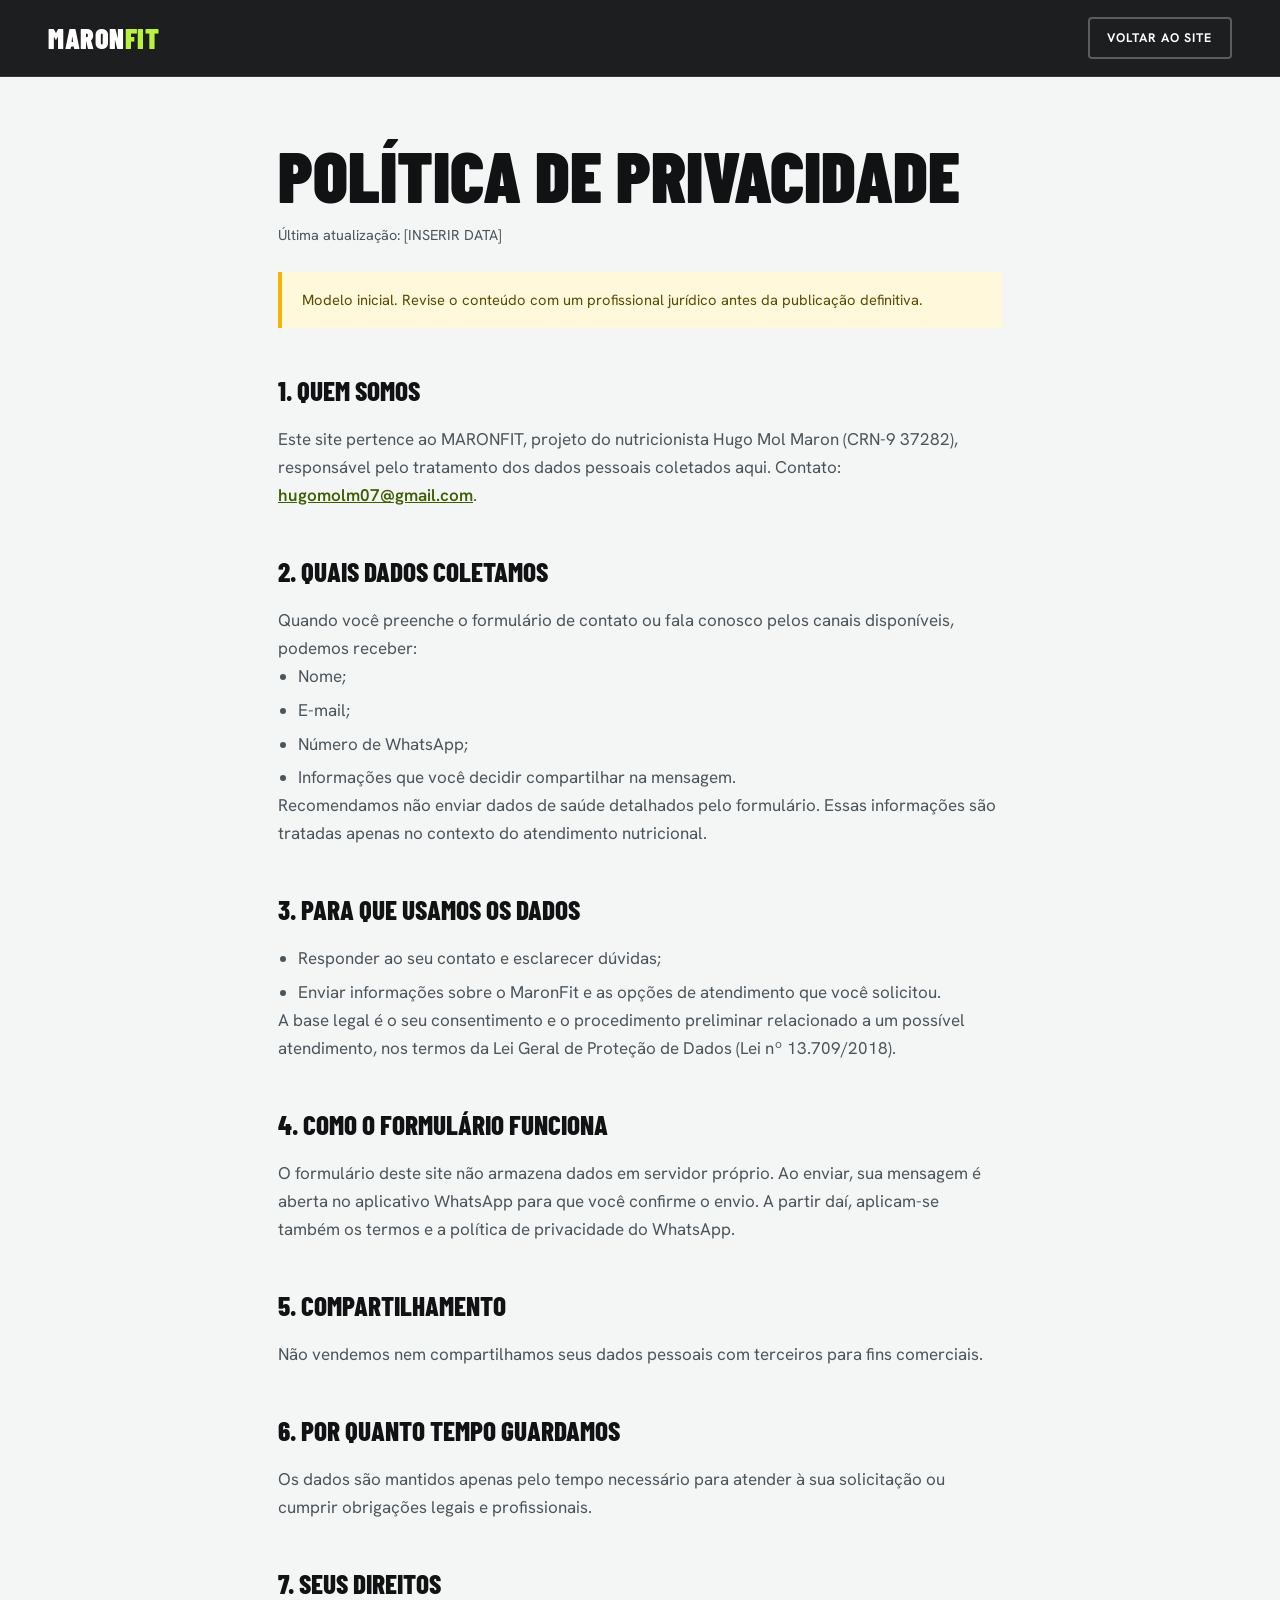
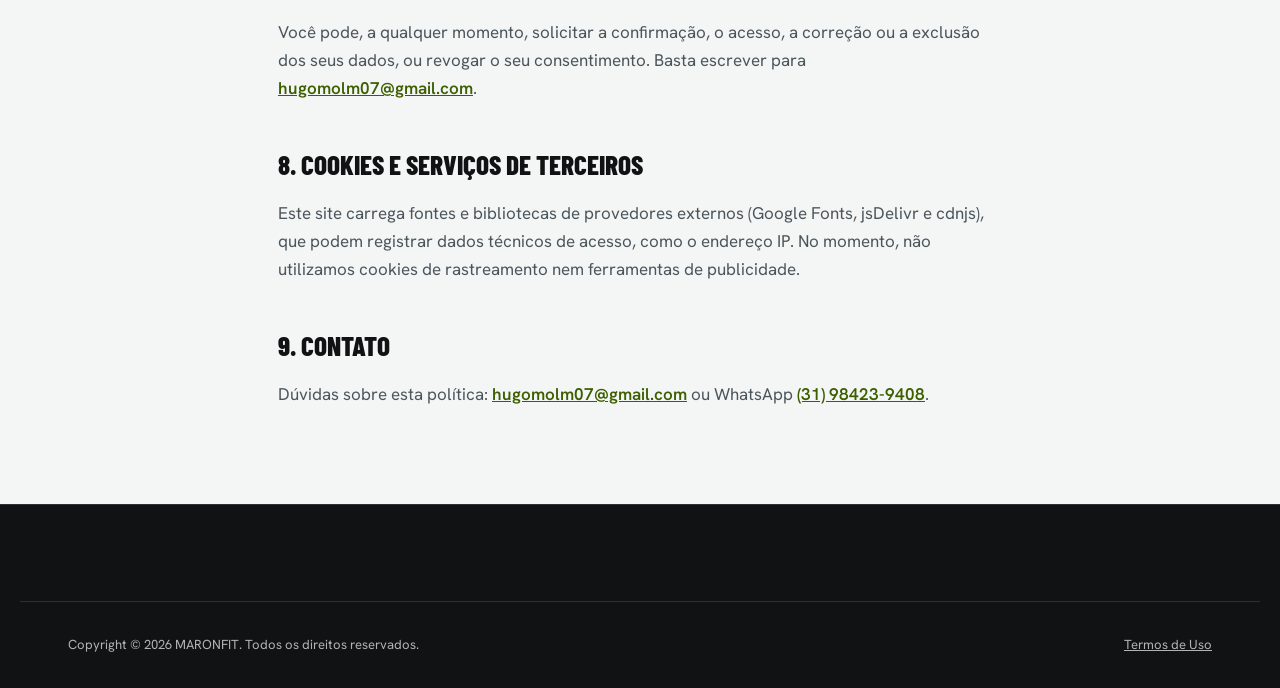
<file: politica-de-privacidade.html>
<!DOCTYPE html>
<html lang="pt-BR">
<head>
  <meta charset="UTF-8">
  <meta name="viewport" content="width=device-width, initial-scale=1, viewport-fit=cover">
  <title>Política de Privacidade | MARONFIT</title>
  <meta name="description" content="Política de Privacidade do site MARONFIT — Hugo Mol Maron, Nutricionista.">
  <meta name="robots" content="noindex, follow">
  <link rel="icon" href="assets/img/favicon.svg" type="image/svg+xml">
  <link rel="preconnect" href="https://fonts.googleapis.com">
  <link rel="preconnect" href="https://fonts.gstatic.com" crossorigin>
  <link href="https://fonts.googleapis.com/css2?family=Barlow+Condensed:wght@800;900&family=Hanken+Grotesk:wght@400;600;700&display=swap" rel="stylesheet">
  <link rel="stylesheet" href="css/style.css?v=17">
</head>
<body>
<header class="site-header is-scrolled">
  <div class="header-inner">
    <a href="index.html" class="logo" aria-label="MARONFIT — voltar ao início">MARON<span>FIT</span></a>
    <a class="btn btn-ghost btn-sm" href="index.html" style="margin-left:auto">Voltar ao site</a>
  </div>
</header>

<main class="legal">
  <div class="container">
    <h1>Política de Privacidade</h1>
    <p class="updated">Última atualização: [INSERIR DATA]</p>
    <p class="notice">Modelo inicial. Revise o conteúdo com um profissional jurídico antes da publicação definitiva.</p>

    <h2>1. Quem somos</h2>
    <p>Este site pertence ao MARONFIT, projeto do nutricionista Hugo Mol Maron (CRN-9 37282), responsável pelo tratamento dos dados pessoais coletados aqui. Contato: <a href="mailto:hugomolm07@gmail.com">hugomolm07@gmail.com</a>.</p>

    <h2>2. Quais dados coletamos</h2>
    <p>Quando você preenche o formulário de contato ou fala conosco pelos canais disponíveis, podemos receber:</p>
    <ul>
      <li>Nome;</li>
      <li>E-mail;</li>
      <li>Número de WhatsApp;</li>
      <li>Informações que você decidir compartilhar na mensagem.</li>
    </ul>
    <p>Recomendamos não enviar dados de saúde detalhados pelo formulário. Essas informações são tratadas apenas no contexto do atendimento nutricional.</p>

    <h2>3. Para que usamos os dados</h2>
    <ul>
      <li>Responder ao seu contato e esclarecer dúvidas;</li>
      <li>Enviar informações sobre o MaronFit e as opções de atendimento que você solicitou.</li>
    </ul>
    <p>A base legal é o seu consentimento e o procedimento preliminar relacionado a um possível atendimento, nos termos da Lei Geral de Proteção de Dados (Lei nº 13.709/2018).</p>

    <h2>4. Como o formulário funciona</h2>
    <p>O formulário deste site não armazena dados em servidor próprio. Ao enviar, sua mensagem é aberta no aplicativo WhatsApp para que você confirme o envio. A partir daí, aplicam-se também os termos e a política de privacidade do WhatsApp.</p>

    <h2>5. Compartilhamento</h2>
    <p>Não vendemos nem compartilhamos seus dados pessoais com terceiros para fins comerciais.</p>

    <h2>6. Por quanto tempo guardamos</h2>
    <p>Os dados são mantidos apenas pelo tempo necessário para atender à sua solicitação ou cumprir obrigações legais e profissionais.</p>

    <h2>7. Seus direitos</h2>
    <p>Você pode, a qualquer momento, solicitar a confirmação, o acesso, a correção ou a exclusão dos seus dados, ou revogar o seu consentimento. Basta escrever para <a href="mailto:hugomolm07@gmail.com">hugomolm07@gmail.com</a>.</p>

    <h2>8. Cookies e serviços de terceiros</h2>
    <p>Este site carrega fontes e bibliotecas de provedores externos (Google Fonts, jsDelivr e cdnjs), que podem registrar dados técnicos de acesso, como o endereço IP. No momento, não utilizamos cookies de rastreamento nem ferramentas de publicidade. <!-- EDITAR: atualize se instalar Google Analytics, Meta Pixel etc. --></p>

    <h2>9. Contato</h2>
    <p>Dúvidas sobre esta política: <a href="mailto:hugomolm07@gmail.com">hugomolm07@gmail.com</a> ou WhatsApp <a href="https://wa.me/5531984239408" target="_blank" rel="noopener">(31) 98423-9408</a>.</p>
  </div>
</main>

<footer class="footer">
  <div class="container footer-bottom" style="margin-top:0">
    <p>Copyright © 2026 MARONFIT. Todos os direitos reservados.</p>
    <p><a href="termos-de-uso.html" style="color:inherit">Termos de Uso</a></p>
  </div>
</footer>
</body>
</html>
</file>
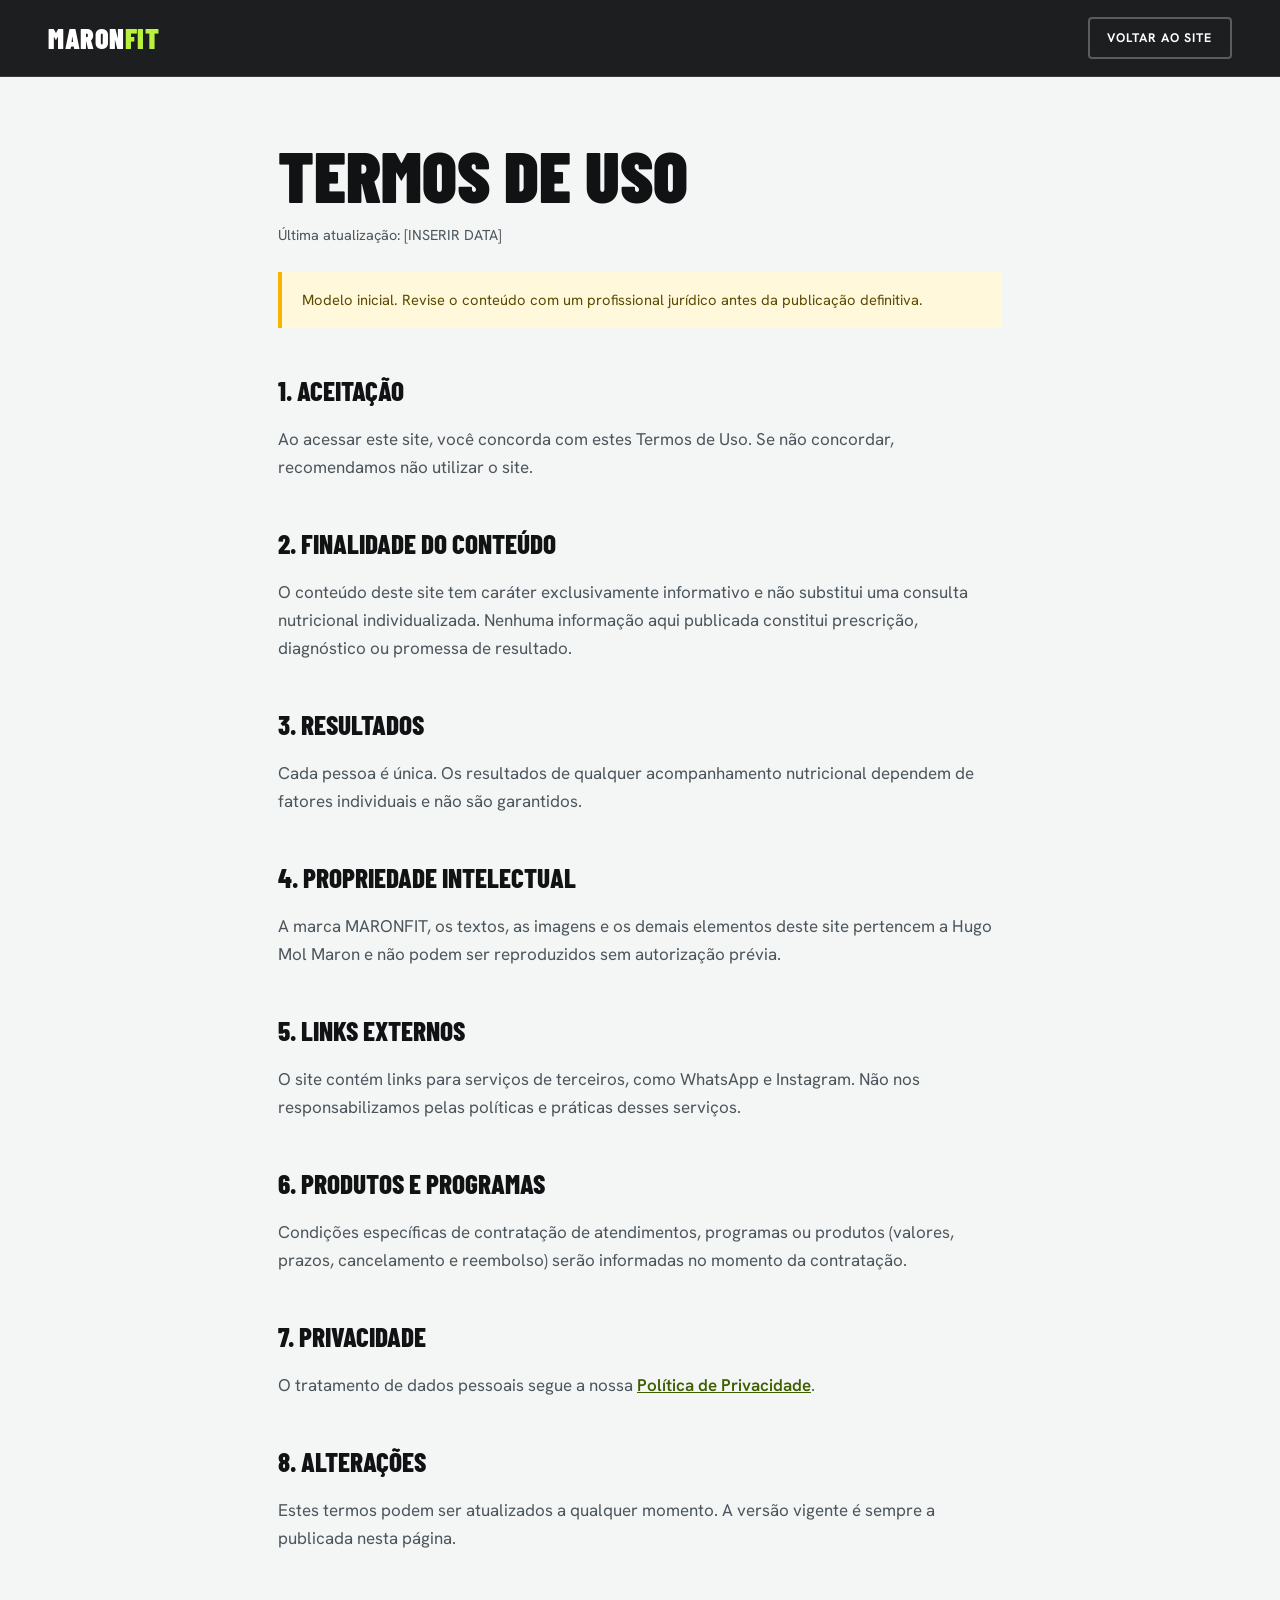
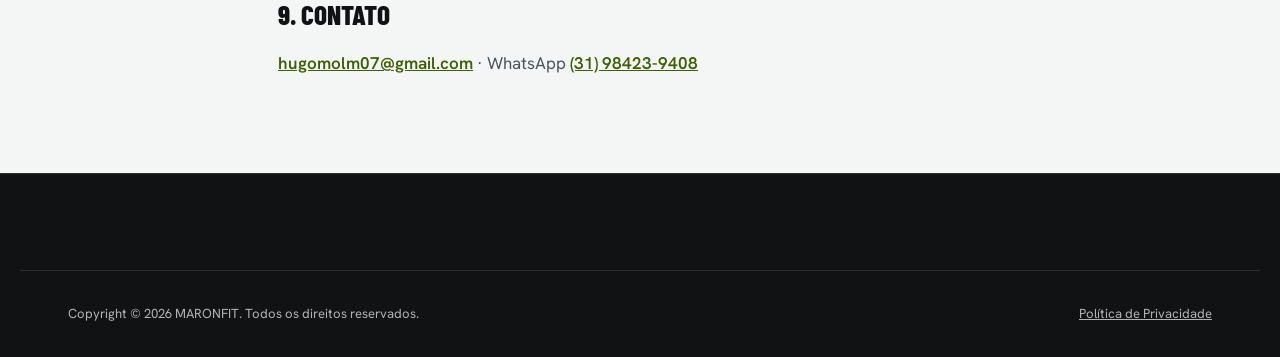
<file: termos-de-uso.html>
<!DOCTYPE html>
<html lang="pt-BR">
<head>
  <meta charset="UTF-8">
  <meta name="viewport" content="width=device-width, initial-scale=1, viewport-fit=cover">
  <title>Termos de Uso | MARONFIT</title>
  <meta name="description" content="Termos de Uso do site MARONFIT — Hugo Mol Maron, Nutricionista.">
  <meta name="robots" content="noindex, follow">
  <link rel="icon" href="assets/img/favicon.svg" type="image/svg+xml">
  <link rel="preconnect" href="https://fonts.googleapis.com">
  <link rel="preconnect" href="https://fonts.gstatic.com" crossorigin>
  <link href="https://fonts.googleapis.com/css2?family=Barlow+Condensed:wght@800;900&family=Hanken+Grotesk:wght@400;600;700&display=swap" rel="stylesheet">
  <link rel="stylesheet" href="css/style.css?v=17">
</head>
<body>
<header class="site-header is-scrolled">
  <div class="header-inner">
    <a href="index.html" class="logo" aria-label="MARONFIT — voltar ao início">MARON<span>FIT</span></a>
    <a class="btn btn-ghost btn-sm" href="index.html" style="margin-left:auto">Voltar ao site</a>
  </div>
</header>

<main class="legal">
  <div class="container">
    <h1>Termos de Uso</h1>
    <p class="updated">Última atualização: [INSERIR DATA]</p>
    <p class="notice">Modelo inicial. Revise o conteúdo com um profissional jurídico antes da publicação definitiva.</p>

    <h2>1. Aceitação</h2>
    <p>Ao acessar este site, você concorda com estes Termos de Uso. Se não concordar, recomendamos não utilizar o site.</p>

    <h2>2. Finalidade do conteúdo</h2>
    <p>O conteúdo deste site tem caráter exclusivamente informativo e não substitui uma consulta nutricional individualizada. Nenhuma informação aqui publicada constitui prescrição, diagnóstico ou promessa de resultado.</p>

    <h2>3. Resultados</h2>
    <p>Cada pessoa é única. Os resultados de qualquer acompanhamento nutricional dependem de fatores individuais e não são garantidos.</p>

    <h2>4. Propriedade intelectual</h2>
    <p>A marca MARONFIT, os textos, as imagens e os demais elementos deste site pertencem a Hugo Mol Maron e não podem ser reproduzidos sem autorização prévia.</p>

    <h2>5. Links externos</h2>
    <p>O site contém links para serviços de terceiros, como WhatsApp e Instagram. Não nos responsabilizamos pelas políticas e práticas desses serviços.</p>

    <h2>6. Produtos e programas</h2>
    <p>Condições específicas de contratação de atendimentos, programas ou produtos (valores, prazos, cancelamento e reembolso) serão informadas no momento da contratação. <!-- EDITAR: inclua as regras comerciais quando definidas --></p>

    <h2>7. Privacidade</h2>
    <p>O tratamento de dados pessoais segue a nossa <a href="politica-de-privacidade.html">Política de Privacidade</a>.</p>

    <h2>8. Alterações</h2>
    <p>Estes termos podem ser atualizados a qualquer momento. A versão vigente é sempre a publicada nesta página.</p>

    <h2>9. Contato</h2>
    <p><a href="mailto:hugomolm07@gmail.com">hugomolm07@gmail.com</a> · WhatsApp <a href="https://wa.me/5531984239408" target="_blank" rel="noopener">(31) 98423-9408</a></p>
  </div>
</main>

<footer class="footer">
  <div class="container footer-bottom" style="margin-top:0">
    <p>Copyright © 2026 MARONFIT. Todos os direitos reservados.</p>
    <p><a href="politica-de-privacidade.html" style="color:inherit">Política de Privacidade</a></p>
  </div>
</footer>
</body>
</html>
</file>
<file: css/style.css>
/* =========================================================
   MARONFIT — estilos
   Paleta e fontes centralizadas nas variáveis abaixo.
   ========================================================= */

:root {
  --black: #101214;
  --graphite: #1d2328;
  --graphite-2: #262d33;
  --lime: #b9f23d;
  --lime-dark: #9fd626;
  --white: #ffffff;
  --light: #f4f6f5;

  --text-on-dark: #ffffff;
  --muted-on-dark: rgba(255, 255, 255, 0.68);
  --line-on-dark: rgba(255, 255, 255, 0.12);
  --text-on-light: #101214;
  --muted-on-light: #4b555c;
  --line-on-light: rgba(16, 18, 20, 0.12);

  --font-display: "Barlow Condensed", "Arial Narrow", Impact, sans-serif;
  --font-body: "Hanken Grotesk", "Segoe UI", system-ui, -apple-system, sans-serif;

  --container: 1240px;
  --gutter: clamp(1.25rem, 4vw, 3rem);
  --section-y: clamp(5rem, 11vw, 9.5rem);
  --header-h: 76px;
  --radius: 4px;
  --ease: cubic-bezier(0.22, 1, 0.36, 1);
}

/* ---------- Reset básico ---------- */
*, *::before, *::after { box-sizing: border-box; }
html { -webkit-text-size-adjust: 100%; scroll-padding-top: var(--header-h); }
html.lenis, html.lenis body { height: auto; }
.lenis.lenis-smooth { scroll-behavior: auto !important; }
@media (prefers-reduced-motion: no-preference) {
  html:not(.lenis) { scroll-behavior: smooth; }
}
body {
  margin: 0;
  background: var(--black);
  color: var(--text-on-dark);
  font-family: var(--font-body);
  font-size: 1.0625rem;
  line-height: 1.65;
  -webkit-font-smoothing: antialiased;
  text-rendering: optimizeLegibility;
  overflow-x: hidden;
}
body.menu-open { overflow: hidden; }
img { max-width: 100%; display: block; }
a { color: inherit; }
ul, ol { margin: 0; padding: 0; list-style: none; }
h1, h2, h3, p { margin: 0; }
button { font: inherit; color: inherit; }
[hidden] { display: none !important; }
::selection { background: var(--lime); color: var(--black); }

:focus-visible {
  outline: 2px solid var(--lime);
  outline-offset: 3px;
}

.skip-link {
  position: absolute; left: 1rem; top: -100px; z-index: 200;
  background: var(--lime); color: var(--black);
  padding: .75rem 1rem; font-weight: 700; text-decoration: none;
}
.skip-link:focus { top: 1rem; }

.container {
  width: 100%;
  max-width: var(--container);
  margin-inline: auto;
  padding-inline: var(--gutter);
}

.icon {
  width: 1.25em; height: 1.25em;
  flex: none;
  fill: none; stroke: currentColor; stroke-width: 2;
  stroke-linecap: round; stroke-linejoin: round;
}

.lime { color: var(--lime); }

/* ---------- Tipografia ---------- */
.label {
  display: inline-block;
  font-size: .75rem;
  font-weight: 700;
  letter-spacing: .2em;
  text-transform: uppercase;
  color: var(--lime);
  margin-bottom: 1.25rem;
}
.light .label { color: #4f7a00; }

.section-title {
  font-family: var(--font-display);
  font-weight: 800;
  text-transform: uppercase;
  font-size: clamp(2.6rem, 6.2vw, 5.4rem);
  line-height: .95;
  letter-spacing: -.005em;
  text-wrap: balance;
}
.section-lead {
  font-size: clamp(1.05rem, 1.4vw, 1.25rem);
  color: var(--muted-on-dark);
  max-width: 38rem;
}
.light .section-lead { color: var(--muted-on-light); }

.prose p + p { margin-top: 1.1em; }

/* ---------- Botões ---------- */
.btn {
  --btn-bg: transparent;
  display: inline-flex; align-items: center; justify-content: center; gap: .65rem;
  padding: 1rem 1.5rem;
  border: 2px solid transparent;
  border-radius: var(--radius);
  background: var(--btn-bg);
  font-family: var(--font-body);
  font-size: .875rem;
  font-weight: 700;
  letter-spacing: .08em;
  text-transform: uppercase;
  text-decoration: none;
  line-height: 1.2;
  text-align: center;
  cursor: pointer;
  transition: transform .35s var(--ease), background-color .25s, color .25s, box-shadow .35s var(--ease), border-color .25s;
}
.btn .icon { transition: transform .35s var(--ease); }
.btn:hover .icon { transform: translateX(3px); }

.btn-primary { --btn-bg: var(--lime); color: var(--black); }
.btn-primary:hover {
  transform: translateY(-2px);
  box-shadow: 0 14px 34px -10px rgba(185, 242, 61, .55);
}
.btn-ghost { color: var(--white); border-color: rgba(255, 255, 255, .28); }
.btn-ghost:hover { border-color: var(--lime); color: var(--lime); }
.btn-dark { --btn-bg: var(--black); color: var(--white); }
.btn-dark:hover { --btn-bg: var(--graphite); transform: translateY(-2px); }

.btn-sm { padding: .7rem 1.1rem; font-size: .78rem; }
.btn-lg { padding: 1.15rem 1.75rem; }
.btn-xl { padding: 1.35rem 2.25rem; font-size: 1rem; }
.btn-block { width: 100%; }

.text-link {
  display: inline-flex; align-items: center; gap: .5rem;
  margin-top: 2rem;
  font-weight: 700; font-size: .9rem; letter-spacing: .08em; text-transform: uppercase;
  color: var(--lime); text-decoration: none;
  border-bottom: 2px solid currentColor; padding-bottom: .25rem;
}
.text-link:hover .icon { transform: translateX(4px); }
.text-link .icon { transition: transform .3s var(--ease); }
.text-link--center { display: flex; width: max-content; margin: 3rem auto 0; }

/* ---------- Cabeçalho ---------- */
.site-header {
  position: fixed; inset: 0 0 auto; z-index: 100;
  padding-top: env(safe-area-inset-top, 0px);
  transition: background-color .35s, border-color .35s, backdrop-filter .35s;
  border-bottom: 1px solid transparent;
}
.site-header.is-scrolled {
  background: rgba(16, 18, 20, .95);
  backdrop-filter: blur(14px);
  -webkit-backdrop-filter: blur(14px);
  border-bottom-color: var(--line-on-dark);
}
.header-inner {
  max-width: 1440px; margin-inline: auto;
  height: var(--header-h);
  padding-inline: var(--gutter);
  display: flex; align-items: center; gap: 2rem;
}
.logo {
  font-family: var(--font-display);
  font-weight: 900; font-size: 1.75rem; letter-spacing: .02em;
  text-decoration: none; color: var(--white); line-height: 1;
}
.logo span { color: var(--lime); }
.logo--lg { font-size: 2.5rem; }

.nav { margin-left: auto; }
.nav ul { display: flex; gap: 2rem; }
.nav a {
  position: relative;
  font-size: .82rem; font-weight: 600; letter-spacing: .06em; text-transform: uppercase;
  text-decoration: none; color: var(--muted-on-dark);
  transition: color .25s;
}
.nav a::after {
  content: ""; position: absolute; left: 0; bottom: -6px;
  width: 100%; height: 2px; background: var(--lime);
  transform: scaleX(0); transform-origin: right; transition: transform .35s var(--ease);
}
.nav a:hover, .nav a.is-active { color: var(--white); }
.nav a:hover::after, .nav a.is-active::after { transform: scaleX(1); transform-origin: left; }

.menu-toggle {
  display: none;
  margin-left: auto;
  width: 44px; height: 44px;
  background: none; border: 0; cursor: pointer;
  position: relative;
}
.menu-toggle span {
  position: absolute; left: 10px; right: 10px; height: 2px; background: var(--white);
  transition: transform .35s var(--ease), top .35s var(--ease);
}
.menu-toggle span:first-child { top: 17px; }
.menu-toggle span:last-child { top: 25px; }
.menu-toggle[aria-expanded="true"] span:first-child { top: 21px; transform: rotate(45deg); }
.menu-toggle[aria-expanded="true"] span:last-child { top: 21px; transform: rotate(-45deg); }

.mobile-menu {
  position: fixed; inset: 0; z-index: 90;
  background: var(--black);
  padding: calc(var(--header-h) + env(safe-area-inset-top, 0px) + 2rem) var(--gutter) calc(2rem + env(safe-area-inset-bottom, 0px));
  display: flex; flex-direction: column; gap: 2rem;
  overflow-y: auto;
}
.mobile-menu ul { display: grid; gap: .25rem; }
.mobile-menu nav a {
  display: block;
  font-family: var(--font-display); font-weight: 800; text-transform: uppercase;
  font-size: clamp(2.2rem, 10vw, 3rem); line-height: 1.15;
  text-decoration: none; color: var(--white);
}
.mobile-menu nav a:hover { color: var(--lime); }
.mobile-menu-meta { color: var(--muted-on-dark); font-size: .9rem; }

/* ---------- Hero ---------- */
.hero {
  position: relative;
  min-height: 100vh; min-height: 100svh;
  display: flex; align-items: center;
  padding-top: calc(var(--header-h) + 3rem);
  padding-bottom: 5rem;
  overflow: hidden;
  background: var(--black);
}
.hero::after { /* grão sutil */
  content: ""; position: absolute; inset: 0; pointer-events: none; opacity: .5; z-index: 1;
  background-image: url("data:image/svg+xml,%3Csvg xmlns='http://www.w3.org/2000/svg' width='160' height='160'%3E%3Cfilter id='n'%3E%3CfeTurbulence type='fractalNoise' baseFrequency='.9' numOctaves='2' stitchTiles='stitch'/%3E%3CfeColorMatrix values='0 0 0 0 1 0 0 0 0 1 0 0 0 0 1 0 0 0 .05 0'/%3E%3C/filter%3E%3Crect width='100%25' height='100%25' filter='url(%23n)'/%3E%3C/svg%3E");
}
.hero-media { position: absolute; inset: 0 0 0 6%; }
.hero-media .bg-video { object-position: 72% 30%; }
.hero-shade {
  position: absolute; inset: 0; pointer-events: none;
  background:
    linear-gradient(90deg, rgba(16, 18, 20, .96) 0%, rgba(16, 18, 20, .86) 30%, rgba(16, 18, 20, .35) 55%, rgba(16, 18, 20, 0) 75%),
    linear-gradient(0deg, var(--black) 0%, rgba(16, 18, 20, 0) 28%);
}
.hero-grid {
  position: relative; z-index: 2;
  display: grid;
  grid-template-columns: minmax(0, 760px);
}
.hero-badge {
  position: absolute; z-index: 2;
  right: var(--gutter); bottom: 7rem;
  background: rgba(16, 18, 20, .92);
  border-left: 4px solid var(--lime);
  padding: .9rem 1.2rem;
}
.hero-badge strong {
  display: block;
  font-family: var(--font-display); font-weight: 800; font-size: 1.3rem; text-transform: uppercase; line-height: 1.1;
}
.hero-badge > span { font-size: .82rem; color: var(--muted-on-dark); }

/* ---------- Vídeos e molduras de mídia ---------- */
.bg-video {
  display: block;
  width: 100%; height: 100%;
  object-fit: cover;
  background: var(--graphite);
}
.media-frame {
  position: relative;
  margin: 0;
  overflow: hidden;
  border-radius: var(--radius);
  background: var(--graphite);
}
.media-frame--wide { aspect-ratio: 16 / 10; }
.media-frame--portrait { aspect-ratio: 4 / 5; }
.media-frame--tall { aspect-ratio: 4 / 5; height: 100%; }
.media-frame .bg-video { position: absolute; inset: 0; }
.media-tag {
  position: absolute; left: 1rem; bottom: 1rem; z-index: 1;
  background: var(--black); color: var(--white);
  border-left: 3px solid var(--lime);
  padding: .55rem .8rem;
  font-size: .72rem; font-weight: 700; letter-spacing: .14em; text-transform: uppercase;
}
.section-bg { position: absolute; inset: 0; overflow: hidden; }
.section-bg .bg-video { position: absolute; inset: 0; }

.split {
  display: grid; grid-template-columns: 1fr 1fr;
  gap: clamp(2.5rem, 6vw, 6rem);
  align-items: center;
}
.split--head { margin-bottom: clamp(3.5rem, 7vw, 6rem); }
.split--head .section-head { margin-bottom: 0; }
.eyebrow {
  display: inline-flex; align-items: center; gap: .6rem;
  font-size: .78rem; font-weight: 700; letter-spacing: .18em; text-transform: uppercase;
  color: var(--muted-on-dark);
  margin-bottom: 1.75rem;
}
.dot {
  width: 8px; height: 8px; border-radius: 50%; background: var(--lime);
  box-shadow: 0 0 0 4px rgba(185, 242, 61, .18);
}
.hero-title {
  font-family: var(--font-display);
  font-weight: 900;
  text-transform: uppercase;
  line-height: .9;
  letter-spacing: -.01em;
}
.hero-brand {
  display: block;
  font-size: clamp(1.4rem, 2.4vw, 2.2rem);
  letter-spacing: .14em;
  color: var(--lime);
  margin-bottom: .6rem;
}
.hero-line {
  display: block;
  font-size: clamp(3rem, min(6.4vw, 10.5vh), 7.25rem);
}
.hero-line em {
  font-style: italic;
  color: var(--lime);
}
.hero-title .w { display: inline-block; overflow: hidden; vertical-align: top; padding-right: .08em; margin-right: -.06em; margin-bottom: -.08em; padding-bottom: .08em; }
.hero-title .w > span { display: inline-block; }
.hero-sub {
  margin-top: 1.75rem;
  max-width: 34rem;
  font-size: clamp(1.05rem, 1.35vw, 1.2rem);
  color: var(--muted-on-dark);
}
.hero-actions { display: flex; flex-wrap: wrap; gap: 1rem; margin-top: 2.5rem; }
.hero-trust {
  display: flex; flex-wrap: wrap; gap: .75rem 2.25rem;
  margin-top: 2.75rem; padding-top: 1.75rem;
  border-top: 1px solid var(--line-on-dark);
  font-size: .9rem; color: var(--muted-on-dark);
}
.hero-trust strong { color: var(--white); display: block; font-size: 1rem; }

.scroll-cue {
  position: absolute; left: 50%; bottom: 1.75rem; z-index: 2;
  transform: translateX(-50%);
  display: flex; flex-direction: column; align-items: center; gap: .35rem;
  font-size: .7rem; letter-spacing: .25em; text-transform: uppercase;
  color: var(--muted-on-dark); text-decoration: none;
}
.scroll-cue .icon { animation: bob 2s var(--ease) infinite; }
@keyframes bob { 0%, 100% { transform: translateY(0); } 50% { transform: translateY(6px); } }

/* ---------- Marquee ---------- */
.marquee {
  background: var(--lime);
  color: var(--black);
  overflow: hidden;
  padding-block: clamp(.75rem, 1.6vw, 1.5rem);
  border-block: 1px solid var(--black);
}
.marquee-track {
  display: flex; align-items: center; gap: 3vw;
  width: max-content;
  font-family: var(--font-display); font-weight: 900; text-transform: uppercase;
  font-size: clamp(3.5rem, 12vw, 11rem);
  line-height: .95;
  white-space: nowrap;
  will-change: transform;
}
.marquee-track i { font-style: normal; font-size: .4em; }
.marquee-track .outline { color: transparent; -webkit-text-stroke: 2px var(--black); }
/* animação CSS de reserva (substituída pelo GSAP quando disponível) */
.marquee-track { animation: marquee 28s linear infinite; }
.has-gsap .marquee-track { animation: none; }
@keyframes marquee { to { transform: translateX(-50%); } }

/* ---------- Seções ---------- */
.section { padding-block: var(--section-y); position: relative; }
.section.light { background: var(--light); color: var(--text-on-light); }
.section-head { max-width: 52rem; margin-bottom: clamp(3rem, 6vw, 5rem); }
.section-head .section-lead { margin-top: 1.5rem; }
.section-head--split {
  max-width: none;
  display: grid; grid-template-columns: 1.3fr 1fr; gap: 2rem 4rem; align-items: end;
}
.section-head--split .section-lead { margin-top: 0; }

/* Sobre */
.about { background: var(--black); }
.about-grid {
  display: grid; grid-template-columns: .8fr 1.2fr;
  gap: clamp(3rem, 7vw, 7rem);
  align-items: center;
}
.about-media .bg-video { object-position: center 20%; }
.about-media::after { /* sombra inferior para a legenda */
  content: ""; position: absolute; inset: 0; pointer-events: none;
  box-shadow: inset 0 -120px 80px -60px rgba(16, 18, 20, .8);
}

.text-link--dark { color: var(--black); border-bottom-color: var(--lime-dark); }

/* Prova social: faixa lateral contínua com cards pulsando */
.proof-marquee {
  position: relative; z-index: 1;
  overflow: hidden;
  padding-block: 1.75rem 1rem;
  -webkit-mask-image: linear-gradient(90deg, transparent 0, #000 7%, #000 93%, transparent 100%);
          mask-image: linear-gradient(90deg, transparent 0, #000 7%, #000 93%, transparent 100%);
}
.proof-track {
  display: flex; gap: var(--proof-gap, 1.5rem);
  width: max-content;
  padding-inline: var(--gutter);
}
/* Sem JS (ou movimento reduzido): lista lateral que se rola manualmente */
.proof-marquee:not(.is-animated) { overflow-x: auto; scroll-snap-type: x mandatory; scrollbar-width: thin; }
.proof-marquee:not(.is-animated) .proof-card { scroll-snap-align: start; }
/* Com JS: a faixa anda sozinha (movida pelo main.js) e pode ser arrastada */
.proof-marquee.is-animated {
  cursor: grab;
  touch-action: pan-y;
  user-select: none; -webkit-user-select: none;
}
.proof-marquee.is-animated.is-dragging { cursor: grabbing; }
.proof-marquee.is-animated .proof-track { padding-inline: 0; will-change: transform; }
.proof-marquee img { -webkit-user-drag: none; pointer-events: none; }

.proof-card {
  --pulse: rgba(185, 242, 61, .55);
  position: relative; flex: none; margin: 0;
  width: clamp(230px, 21vw, 300px);
  border-radius: 10px; overflow: hidden;
  background: var(--graphite);
  box-shadow: 0 0 0 1px rgba(185, 242, 61, .18), 0 26px 50px -26px rgba(0, 0, 0, .85);
  animation: proofPulse 3.2s ease-in-out infinite;
  animation-delay: calc(var(--i, 0) * -.64s);
  transition: transform .5s var(--ease);
}
.proof-card img {
  display: block; width: 100%; height: auto; background: #0b0c0d;
  animation: proofBreathe 6.4s ease-in-out infinite;
  animation-delay: calc(var(--i, 0) * -1.28s);
}
.proof-card figcaption {
  position: relative;
  padding: .85rem 1rem;
  border-top: 3px solid var(--lime);
  font-size: .72rem; font-weight: 700; letter-spacing: .12em; text-transform: uppercase;
  background: var(--graphite);
}
.proof-card--featured {
  --pulse: rgba(185, 242, 61, .8);
  box-shadow: 0 0 0 2px var(--lime), 0 26px 50px -26px rgba(0, 0, 0, .85);
}
.proof-card--featured figcaption { background: var(--lime); color: var(--black); }
.proof-card:hover { transform: translateY(-8px) scale(1.03); }
@keyframes proofPulse {
  0%, 100% { box-shadow: 0 0 0 1px rgba(185, 242, 61, .18), 0 0 0 0 var(--pulse), 0 26px 50px -26px rgba(0, 0, 0, .85); }
  50%      { box-shadow: 0 0 0 1px rgba(185, 242, 61, .45), 0 0 28px 6px var(--pulse), 0 26px 50px -26px rgba(0, 0, 0, .85); }
}
.proof-card--featured { animation-name: proofPulseFeatured; }
@keyframes proofPulseFeatured {
  0%, 100% { box-shadow: 0 0 0 2px var(--lime), 0 0 0 0 var(--pulse), 0 26px 50px -26px rgba(0, 0, 0, .85); }
  50%      { box-shadow: 0 0 0 2px var(--lime), 0 0 36px 10px var(--pulse), 0 26px 50px -26px rgba(0, 0, 0, .85); }
}
@keyframes proofBreathe {
  0%, 100% { transform: scale(1); }
  50%      { transform: scale(1.045); }
}
.proof-hint {
  position: relative; z-index: 1;
  text-align: center; margin-top: .75rem;
  font-size: .7rem; letter-spacing: .2em; text-transform: uppercase;
  color: var(--muted-on-dark);
}
.proof-marquee:not(.is-animated) + .proof-hint { display: none; }
@media (prefers-reduced-motion: reduce) {
  .proof-card, .proof-card img { animation: none; }
}

/* Trajetória (vídeo de fundo com overlay escuro) */
.trajectory {
  position: relative; overflow: hidden;
  padding-block: clamp(5rem, 10vw, 8rem);
  background: var(--black);
}
.trajectory .section-bg::after {
  content: ""; position: absolute; inset: 0;
  background: linear-gradient(180deg, rgba(16, 18, 20, .9), rgba(16, 18, 20, .82) 50%, rgba(16, 18, 20, .94));
}
.trajectory .container { position: relative; z-index: 1; }
.trajectory-title {
  font-size: .78rem; font-weight: 700; letter-spacing: .2em; text-transform: uppercase;
  color: var(--lime);
  margin-bottom: 2.5rem;
}
.trajectory .timeline {
  display: grid; grid-template-columns: repeat(4, 1fr); gap: 0 2rem;
}
.trajectory .timeline-item:last-child { border-bottom: 0; }
.about-name {
  margin: 1.75rem 0 1.5rem;
  font-size: 1.15rem;
  color: var(--muted-on-dark);
}
.about-name strong { color: var(--white); }
.about .prose { color: var(--muted-on-dark); max-width: 40rem; }
.about .prose strong { font-weight: 700; }
.crn-box {
  display: inline-flex; align-items: center; gap: 1rem;
  margin-top: 2.25rem;
  padding: 1rem 1.25rem;
  border: 1px solid var(--line-on-dark);
  border-radius: var(--radius);
}
.crn-box .icon { color: var(--lime); width: 1.6rem; height: 1.6rem; }
.crn-label { display: block; font-size: .7rem; letter-spacing: .18em; text-transform: uppercase; color: var(--muted-on-dark); }
.crn-value { display: block; font-weight: 700; }
.is-placeholder { color: #ffd166; font-style: italic; }
.about-copy .text-link { display: flex; width: max-content; }

.timeline { position: relative; padding-top: .5rem; }
.timeline-item {
  display: grid; gap: .25rem;
  padding: 1.75rem 0;
  border-top: 1px solid var(--line-on-dark);
}
.timeline-item:last-child { border-bottom: 1px solid var(--line-on-dark); }
.timeline-year {
  font-family: var(--font-display); font-weight: 900;
  font-size: clamp(4rem, 7vw, 6.5rem);
  line-height: .9;
  color: var(--white);
  font-variant-numeric: tabular-nums;
}
.timeline-item:hover .timeline-year { color: var(--lime); }
.timeline-year { transition: color .3s; }
.timeline-year--word { color: var(--lime); text-transform: uppercase; font-size: clamp(3rem, 5.4vw, 5rem); }
.timeline-text { color: var(--muted-on-dark); font-size: 1rem; }

/* Pilares */
.pillars-layout {
  display: grid; grid-template-columns: .85fr 1.15fr;
  gap: clamp(2.5rem, 6vw, 6rem);
  align-items: stretch;
}
.pillars-media { aspect-ratio: auto; min-height: 420px; }
.pillars {
  display: grid; grid-template-columns: 1fr;
  gap: clamp(2rem, 3.5vw, 3rem);
}
.pillar {
  position: relative;
  padding-top: 2rem;
  border-top: 3px solid var(--black);
}
.pillar-num {
  position: absolute; top: 1.25rem; right: 0;
  font-family: var(--font-display); font-weight: 900; font-size: 4.5rem; line-height: 1;
  color: transparent; -webkit-text-stroke: 1.5px rgba(16, 18, 20, .22);
}
.pillar-icon { width: 2.6rem; height: 2.6rem; stroke-width: 1.6; color: var(--black); margin-bottom: 1.75rem; }
.pillar h3 {
  font-family: var(--font-display); font-weight: 800; text-transform: uppercase;
  font-size: clamp(1.8rem, 2.6vw, 2.4rem); line-height: 1; margin-bottom: .9rem;
}
.pillar p { color: var(--muted-on-light); }
.pillar::after {
  content: ""; position: absolute; left: 0; top: -3px; height: 3px; width: 0;
  background: var(--lime-dark); transition: width .6s var(--ease);
}
.pillar:hover::after { width: 100%; }

/* Como funciona */
.steps-section { background: var(--graphite); }
.steps-grid {
  display: grid; grid-template-columns: .9fr 1.1fr;
  gap: clamp(3rem, 7vw, 7rem);
  align-items: start;
}
.steps-sticky { position: sticky; top: calc(var(--header-h) + 3rem); }
.steps-sticky .btn { margin-top: 2rem; }
.steps-media { margin-top: 2.25rem; }
.steps-wrap { position: relative; padding-left: 2.5rem; }
.steps-progress {
  position: absolute; left: 0; top: 0; bottom: 0; width: 2px;
  background: var(--line-on-dark);
}
.steps-progress span {
  display: block; width: 100%; height: 100%;
  background: var(--lime);
  transform-origin: top; transform: scaleY(1);
}
.has-gsap .steps-progress span { transform: scaleY(0); }
.step {
  display: grid; grid-template-columns: auto 1fr; gap: 1.75rem;
  padding-block: clamp(2.5rem, 6vw, 5rem);
}
.step + .step { border-top: 1px solid var(--line-on-dark); }
.step-num {
  font-family: var(--font-display); font-weight: 900; font-size: clamp(3.5rem, 6vw, 5.5rem); line-height: .85;
  color: var(--lime);
}
.step h3 {
  font-family: var(--font-display); font-weight: 800; text-transform: uppercase;
  font-size: clamp(2rem, 3.4vw, 3rem); line-height: 1; margin-bottom: .75rem;
}
.step p { color: var(--muted-on-dark); max-width: 30rem; }

/* Histórias */
.stories { background: var(--black); overflow: hidden; }
.stories .section-bg { bottom: auto; height: min(100%, 900px); }
.stories .section-bg::after {
  content: ""; position: absolute; inset: 0;
  background: linear-gradient(180deg, rgba(16, 18, 20, .72) 0%, rgba(16, 18, 20, .8) 45%, var(--black) 100%);
}
.stories .container { position: relative; z-index: 1; }
.stories .section-lead { color: rgba(255, 255, 255, .82); }

/* Diferenciais */
.features-layout {
  display: grid; grid-template-columns: .8fr 1.2fr;
  gap: 1.25rem;
  align-items: stretch;
}
.features-media { aspect-ratio: auto; min-height: 420px; }
.features-media .bg-video { object-position: 30% center; }
.features {
  display: grid; grid-template-columns: repeat(2, 1fr);
  gap: 1.25rem;
}
.feature {
  background: var(--white);
  border: 1px solid var(--line-on-light);
  border-radius: var(--radius);
  padding: 2rem 1.75rem 2.25rem;
  transition: transform .45s var(--ease), box-shadow .45s var(--ease), background-color .3s;
}
.feature:hover {
  transform: translateY(-6px);
  box-shadow: 0 26px 50px -28px rgba(16, 18, 20, .45);
}
.feature-icon {
  display: grid; place-items: center;
  width: 56px; height: 56px; border-radius: var(--radius);
  background: var(--black); color: var(--lime);
  margin-bottom: 2rem;
}
.feature-icon .icon { width: 1.6rem; height: 1.6rem; }
.feature h3 {
  font-family: var(--font-display); font-weight: 800; text-transform: uppercase;
  font-size: 1.65rem; line-height: 1.05; margin-bottom: .75rem;
}
.feature p { color: var(--muted-on-light); font-size: .98rem; }

/* Programas (venda futura) */
.programs { background: var(--graphite); }
.program-grid { display: grid; grid-template-columns: repeat(auto-fit, minmax(260px, 1fr)); gap: 1.25rem; }
.program {
  display: flex; flex-direction: column; gap: 1rem;
  background: var(--black); padding: 2rem; border-radius: var(--radius);
  border: 1px solid var(--line-on-dark);
}
.program--featured { border-color: var(--lime); }
.program-tag { align-self: flex-start; background: var(--lime); color: var(--black); font-size: .7rem; font-weight: 700; letter-spacing: .12em; text-transform: uppercase; padding: .3rem .6rem; }
.program h3 { font-family: var(--font-display); font-weight: 800; text-transform: uppercase; font-size: 2rem; line-height: 1; }
.program p { color: var(--muted-on-dark); }
.program ul { display: grid; gap: .4rem; color: var(--muted-on-dark); font-size: .95rem; }
.program ul li::before { content: "— "; color: var(--lime); }
.program-price { font-family: var(--font-display); font-weight: 800; font-size: 2.4rem; color: var(--lime); }
.program .btn { margin-top: auto; }

/* CTA */
.cta {
  position: relative; overflow: hidden;
  background: var(--black);
  padding-block: clamp(6rem, 14vw, 11rem);
  border-top: 1px solid var(--line-on-dark);
}
.cta-media .bg-video { object-position: 75% 30%; }
.cta-media::after {
  content: ""; position: absolute; inset: 0;
  background: linear-gradient(90deg, rgba(16, 18, 20, .95) 0%, rgba(16, 18, 20, .82) 35%, rgba(16, 18, 20, .2) 62%, rgba(16, 18, 20, 0) 80%);
}
.cta-glow {
  position: absolute; left: 22%; top: 50%; width: 60vw; height: 60vw; max-width: 760px; max-height: 760px;
  transform: translate(-50%, -50%);
  background: radial-gradient(circle, rgba(185, 242, 61, .2), transparent 62%);
  pointer-events: none;
}
.cta-inner { position: relative; z-index: 1; display: flex; flex-direction: column; align-items: flex-start; }
.cta-title {
  font-family: var(--font-display); font-weight: 900; text-transform: uppercase;
  font-size: clamp(3rem, 6.6vw, 6.75rem); line-height: .9;
  max-width: 13ch; text-wrap: balance;
}
.cta-sub { margin: 1.75rem 0 2.75rem; font-size: clamp(1.1rem, 1.6vw, 1.35rem); color: var(--muted-on-dark); }

/* Contato */
.contact { background: var(--graphite); }
.contact-grid {
  display: grid; grid-template-columns: 1fr 1fr;
  gap: clamp(3rem, 7vw, 7rem);
  align-items: start;
}
.contact-list { display: grid; margin-top: 2.5rem; }
.contact-list a {
  display: flex; align-items: center; gap: 1.25rem;
  padding: 1.5rem 0;
  border-top: 1px solid var(--line-on-dark);
  text-decoration: none;
  font-size: clamp(1.05rem, 1.6vw, 1.3rem); font-weight: 600;
  word-break: break-word;
  transition: color .25s;
}
.contact-list li:last-child a { border-bottom: 1px solid var(--line-on-dark); }
.contact-list a:hover { color: var(--lime); }
.contact-list small {
  display: block; font-size: .7rem; font-weight: 700; letter-spacing: .18em; text-transform: uppercase;
  color: var(--muted-on-dark);
}
.contact-icon {
  display: grid; place-items: center; flex: none;
  width: 52px; height: 52px; border-radius: 50%;
  background: var(--lime); color: var(--black);
}
.contact-icon .icon { width: 1.4rem; height: 1.4rem; }

.contact-form {
  background: var(--black);
  padding: clamp(1.75rem, 4vw, 3rem);
  border-radius: var(--radius);
  display: grid; gap: 1.25rem;
}
.form-title { font-family: var(--font-display); font-weight: 800; text-transform: uppercase; font-size: 2rem; line-height: 1; }
.field { display: grid; gap: .45rem; }
.field-row { display: grid; grid-template-columns: 1fr 1fr; gap: 1.25rem; }
.field label { font-size: .75rem; font-weight: 700; letter-spacing: .14em; text-transform: uppercase; color: var(--muted-on-dark); }
.field input, .field textarea {
  width: 100%;
  background: var(--graphite);
  border: 1px solid transparent;
  border-bottom: 2px solid rgba(255, 255, 255, .2);
  border-radius: var(--radius) var(--radius) 0 0;
  padding: .9rem 1rem;
  color: var(--white);
  font: inherit; font-size: 1rem;
  transition: border-color .25s, background-color .25s;
}
.field textarea { resize: vertical; min-height: 120px; }
.field input::placeholder, .field textarea::placeholder { color: rgba(255, 255, 255, .35); }
.field input:focus, .field textarea:focus { outline: none; border-bottom-color: var(--lime); background: var(--graphite-2); }
.field.has-error input, .field.has-error textarea { border-bottom-color: #ff6b6b; }
.consent { display: flex; gap: .75rem; align-items: flex-start; font-size: .9rem; color: var(--muted-on-dark); cursor: pointer; }
.consent input { width: 20px; height: 20px; accent-color: var(--lime); margin-top: .15rem; flex: none; }
.consent a { color: var(--lime); }
.consent.has-error span { color: #ff8c8c; }
.form-note {
  display: flex; gap: .65rem; align-items: flex-start;
  font-size: .82rem; color: var(--muted-on-dark); line-height: 1.55;
}
.form-note .icon { color: var(--lime); margin-top: .1rem; }
.form-status { font-size: .9rem; min-height: 1.2em; }
.form-status.is-error { color: #ff8c8c; }
.form-status.is-ok { color: var(--lime); }

/* FAQ */
.faq-grid { display: grid; grid-template-columns: .85fr 1.15fr; gap: clamp(3rem, 7vw, 7rem); align-items: start; }
.faq-head .section-lead { margin: 1.5rem 0 2rem; }
.faq-item { border-top: 1px solid var(--line-on-light); }
.faq-item:last-child { border-bottom: 1px solid var(--line-on-light); }
.faq-item summary {
  list-style: none; cursor: pointer;
  display: flex; justify-content: space-between; align-items: center; gap: 1.5rem;
  padding: 1.6rem 0;
  font-family: var(--font-display); font-weight: 700; text-transform: uppercase;
  font-size: clamp(1.3rem, 2vw, 1.65rem); line-height: 1.1;
}
.faq-item summary::-webkit-details-marker { display: none; }
.faq-item summary::after {
  content: "+"; flex: none;
  display: grid; place-items: center;
  width: 40px; height: 40px; border-radius: 50%;
  background: var(--black); color: var(--lime);
  font-family: var(--font-body); font-size: 1.4rem; font-weight: 500;
  transition: transform .35s var(--ease), background-color .25s;
}
.faq-item[open] summary::after { transform: rotate(45deg); background: var(--lime); color: var(--black); }
.faq-item summary:hover { color: #3d5f00; }
.faq-body { padding: 0 3.5rem 1.75rem 0; color: var(--muted-on-light); }
.faq-body ul { display: grid; gap: .3rem; margin-top: .75rem; }
.faq-body a { color: var(--black); font-weight: 600; }
.faq-item[open] .faq-body { animation: faqIn .45s var(--ease); }
@keyframes faqIn { from { opacity: 0; transform: translateY(-6px); } }

/* Rodapé */
.footer {
  position: relative; overflow: hidden;
  background: var(--black);
  padding: clamp(4rem, 8vw, 6rem) 0 calc(2rem + env(safe-area-inset-bottom, 0px));
  border-top: 1px solid var(--line-on-dark);
}
.footer-word {
  position: absolute; right: -2vw; top: -2vw;
  font-family: var(--font-display); font-weight: 900; font-size: 20vw; line-height: .8;
  color: transparent; -webkit-text-stroke: 1px rgba(255, 255, 255, .05);
  pointer-events: none; user-select: none; white-space: nowrap;
}
.footer-grid { position: relative; display: grid; grid-template-columns: 1.4fr 1fr 1fr; gap: 3rem; }
.footer-brand p { color: var(--muted-on-dark); margin-top: .75rem; }
.footer-heading { font-size: .72rem; font-weight: 700; letter-spacing: .2em; text-transform: uppercase; color: var(--lime); margin-bottom: 1.25rem; }
.footer-list { display: grid; gap: .6rem; color: var(--muted-on-dark); font-size: .95rem; }
.footer-list a { text-decoration: none; color: var(--white); word-break: break-word; }
.footer-list a:hover { color: var(--lime); }
.footer-bottom {
  position: relative;
  display: flex; flex-wrap: wrap; justify-content: space-between; gap: 1rem;
  margin-top: 4rem; padding-top: 2rem;
  border-top: 1px solid var(--line-on-dark);
  font-size: .82rem; color: var(--muted-on-dark);
}

/* Botão flutuante WhatsApp */
.wa-float {
  position: fixed; z-index: 80;
  right: calc(1.25rem + env(safe-area-inset-right, 0px));
  bottom: calc(1.25rem + env(safe-area-inset-bottom, 0px));
  display: flex; align-items: center; gap: .6rem;
  height: 60px; padding: 0 1.2rem 0 1.1rem;
  border-radius: 999px;
  background: var(--lime); color: var(--black);
  font-weight: 700; font-size: .85rem; letter-spacing: .06em; text-transform: uppercase;
  text-decoration: none;
  box-shadow: 0 16px 36px -12px rgba(0, 0, 0, .6), 0 0 0 0 rgba(185, 242, 61, .5);
  animation: waPulse 2.6s infinite;
  transition: transform .35s var(--ease);
}
.wa-float:hover { transform: scale(1.05); }
.wa-float .icon { width: 1.75rem; height: 1.75rem; }
@keyframes waPulse {
  0% { box-shadow: 0 16px 36px -12px rgba(0, 0, 0, .6), 0 0 0 0 rgba(185, 242, 61, .5); }
  70% { box-shadow: 0 16px 36px -12px rgba(0, 0, 0, .6), 0 0 0 16px rgba(185, 242, 61, 0); }
  100% { box-shadow: 0 16px 36px -12px rgba(0, 0, 0, .6), 0 0 0 0 rgba(185, 242, 61, 0); }
}

/* ---------- Páginas legais ---------- */
.legal { padding: calc(var(--header-h) + 4rem) 0 6rem; background: var(--light); color: var(--text-on-light); min-height: 100vh; }
.legal .container { max-width: 820px; }
.legal h1 { font-family: var(--font-display); font-weight: 900; text-transform: uppercase; font-size: clamp(2.6rem, 6vw, 4.5rem); line-height: .95; margin-bottom: 1rem; }
.legal h2 { font-family: var(--font-display); font-weight: 800; text-transform: uppercase; font-size: 1.7rem; margin: 2.5rem 0 .75rem; }
.legal p, .legal li { color: var(--muted-on-light); }
.legal ul { list-style: disc; padding-left: 1.25rem; display: grid; gap: .35rem; }
.legal a { color: #3d5f00; font-weight: 600; }
.legal .updated { font-size: .9rem; }
.legal .notice { margin-top: 1.5rem; padding: 1rem 1.25rem; background: #fff8db; border-left: 4px solid #f5b400; color: #5c4a00; font-size: .92rem; }

/* ---------- Responsivo ---------- */
@media (max-width: 1080px) {
  .nav ul { gap: 1.4rem; }
  .features-layout { grid-template-columns: 1fr; }
  .features-media { aspect-ratio: 16 / 9; min-height: 0; }
  .trajectory .timeline { grid-template-columns: repeat(2, 1fr); }
}

@media (max-width: 960px) {
  .nav, .header-cta { display: none; }
  .menu-toggle { display: block; }

  /* Hero no celular: vídeo em cima, texto embaixo */
  .hero { align-items: flex-end; padding-top: 48svh; padding-bottom: 5.5rem; }
  .hero-media { left: 0; bottom: 30%; }
  .hero-media .bg-video { object-position: 74% 20%; }
  .hero-shade {
    background: linear-gradient(180deg, rgba(16, 18, 20, .35) 0%, rgba(16, 18, 20, 0) 18%, rgba(16, 18, 20, .55) 40%, var(--black) 62%);
  }
  .hero-badge { display: none; }

  .split, .about-grid, .steps-grid, .contact-grid, .faq-grid, .pillars-layout { grid-template-columns: 1fr; }
  .about-media { max-width: 460px; }
  .pillars-media { aspect-ratio: 16 / 10; min-height: 0; }
  .steps-sticky { position: static; }

  .cta { padding-top: 58vw; }
  .cta-media { bottom: auto; height: 100%; }
  .cta-media .bg-video { object-position: 78% 20%; }
  .cta-media::after {
    background: linear-gradient(180deg, rgba(16, 18, 20, .1) 0%, rgba(16, 18, 20, .6) 35%, rgba(16, 18, 20, .95) 55%);
  }
  .cta-glow { display: none; }
  .section-head--split { grid-template-columns: 1fr; }
  .footer-grid { grid-template-columns: 1fr 1fr; }
  .footer-brand { grid-column: 1 / -1; }
}

@media (max-width: 600px) {
  :root { --header-h: 66px; }
  .logo { font-size: 1.5rem; }
  .hero-actions .btn { width: 100%; }
  .hero { padding-top: 42svh; }
  .scroll-cue { display: none; }
  .features { grid-template-columns: 1fr; }
  .trajectory .timeline { grid-template-columns: 1fr; }
  .field-row { grid-template-columns: 1fr; }
  .step { grid-template-columns: 1fr; gap: 1rem; }
  .steps-wrap { padding-left: 1.5rem; }
  .faq-body { padding-right: 0; }
  .footer-grid { grid-template-columns: 1fr; }
  .wa-float { height: 56px; padding: 0; width: 56px; justify-content: center; }
  .wa-float-label { display: none; }
  .btn-xl { width: 100%; padding-inline: 1.25rem; }
  .text-link--center { width: auto; }
}

@media (prefers-reduced-motion: reduce) {
  *, *::before, *::after { animation-duration: .01ms !important; animation-iteration-count: 1 !important; transition-duration: .01ms !important; }
  .marquee-track { animation: none; }
}
</file>
